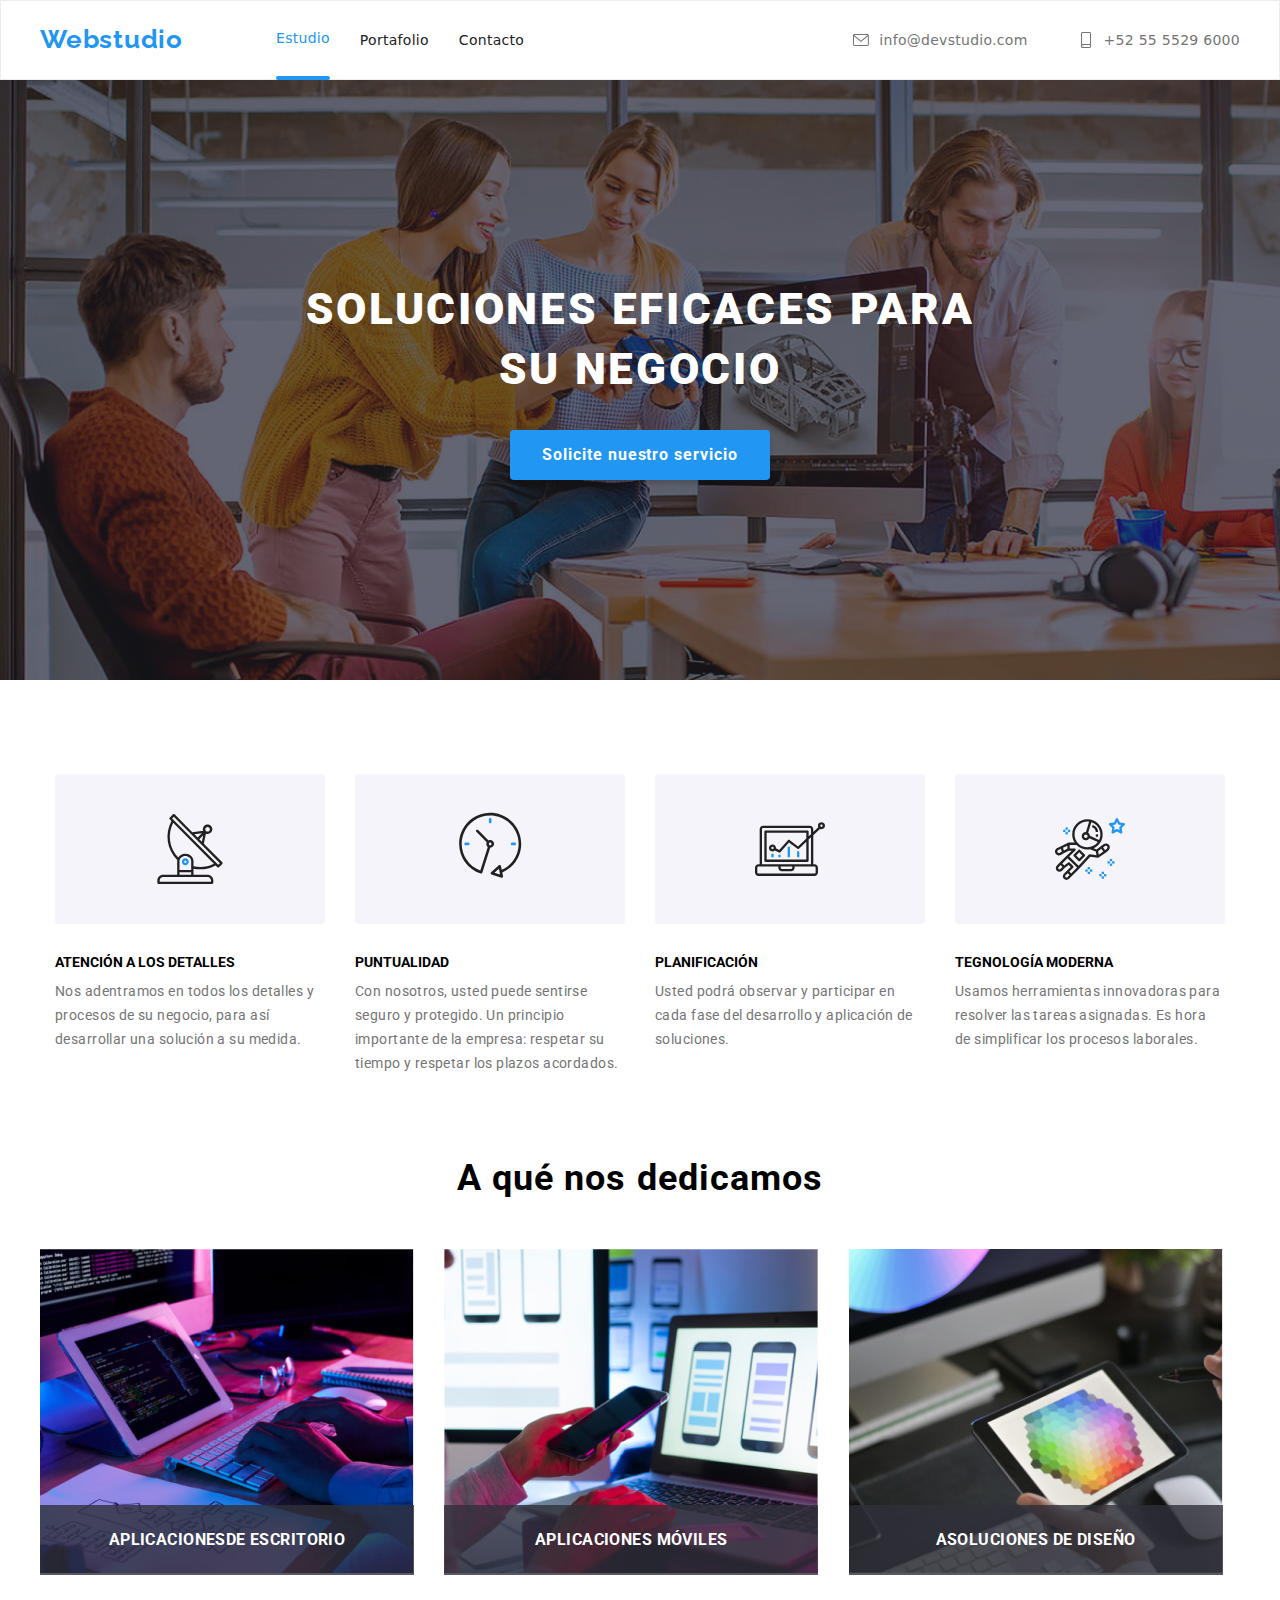
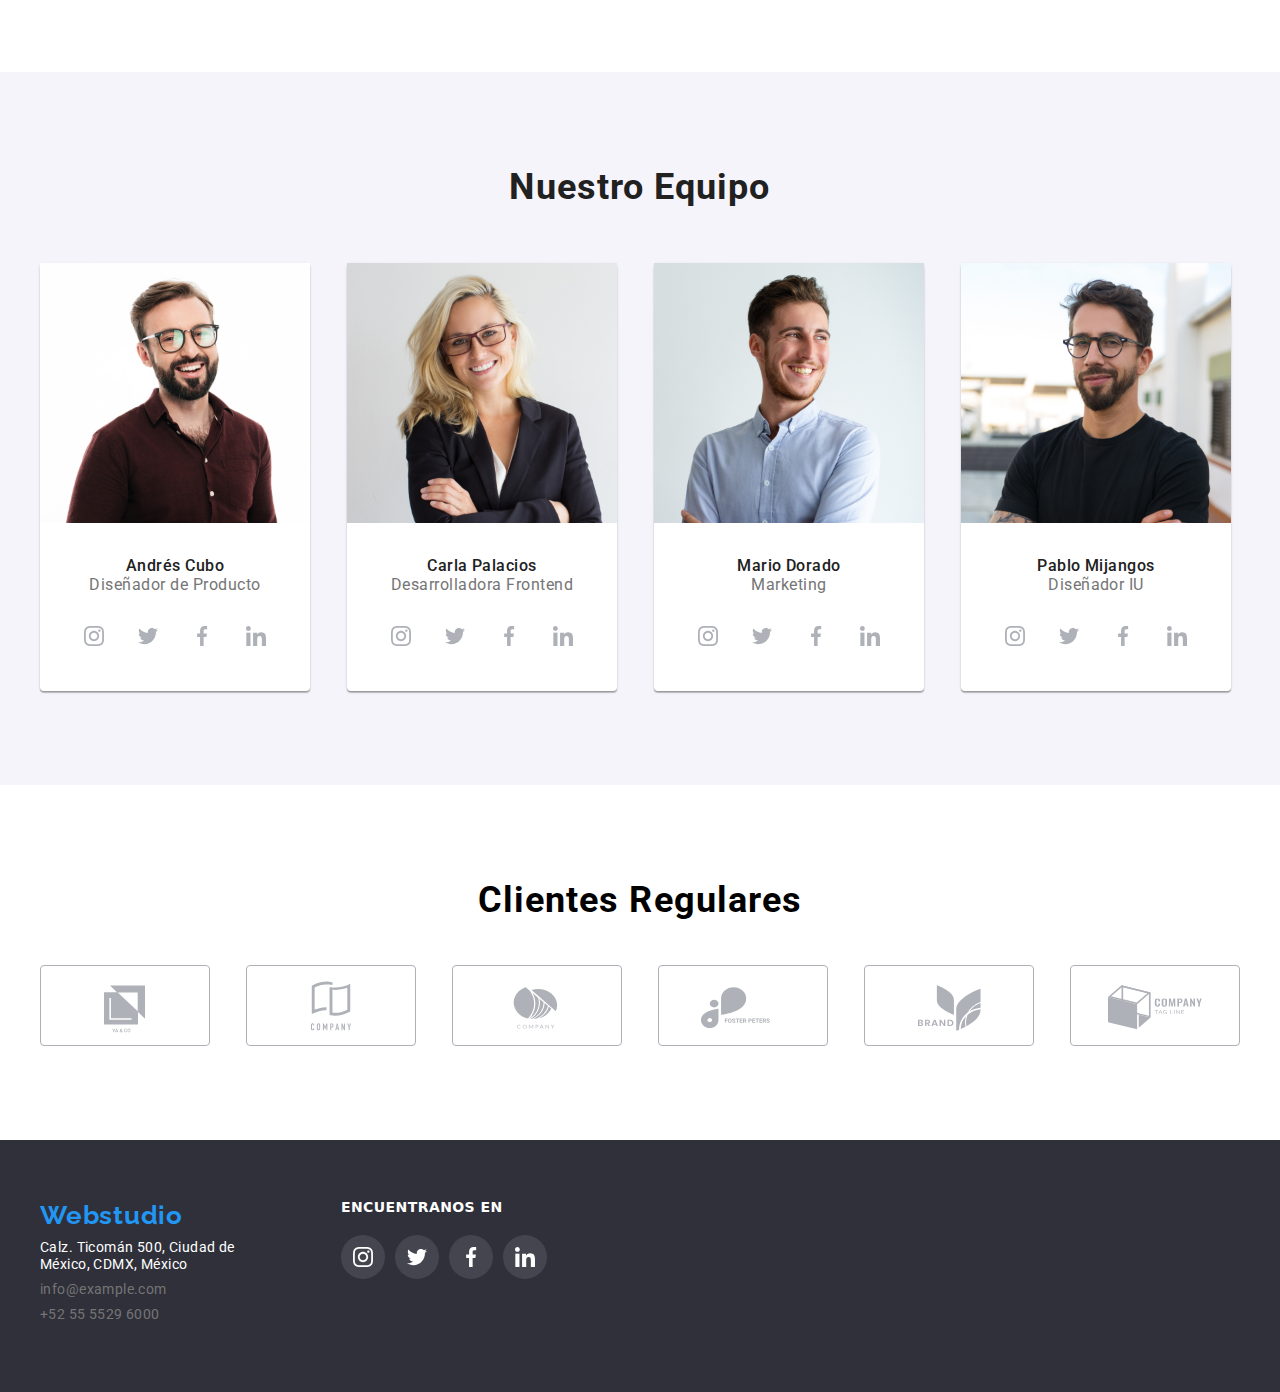
<file: index.html>
<!DOCTYPE html>
<html lang="es">
  <head>
    <meta charset="UTF-8" />
    <meta name="viewport" content="width=device-width, initial-scale=1.0" />
    <title>homeWork05</title>
    <link
      href="https://fonts.googleapis.com/css2?family=Tangerine:wght@700&display=swap"
      rel="stylesheet"
    />
    <link
      rel="stylesheet"
      href="https://cdnjs.cloudflare.com/ajax/libs/modern-normalize/1.0.0/modern-normalize.min.css"
    />
    <link rel="stylesheet" href="./CSS/styles.css" />
  </head>
  <body>
    <header class="header">
      <div class="container container-nav">
        <nav class="nav-bar">
          <a class="icon" href="index.html">Webstudio</a>
          <ul class="nav-list list">
            <li class="nav-item">
              <a class="nav-link link active-current active" href="index.html">Estudio </a>
            </li>
            <li class="nav-item">
              <a class="nav-link link" href="portafolio.html">Portafolio</a>
            </li>
            <li class="nav-item">
              <a class="nav-link link" href="#">Contacto</a>
            </li>
          </ul>
        </nav>
        <ul class="contac-list list">
          <li class="contac-item">
            <a class="contac-link link" href="mailto:info@devstudio.com">
              <svg class="conta" width="16" height="16">
                <use href="./images/icons/symbol-defs.svg#iconsTargetsobre"></use>
              </svg>
              info@devstudio.com</a
            >
          </li>
          <li class="contac-item">
            <a class="contac-link link" href="tel:+525555296000">
              <svg width="16" height="16">
                <use href="./images/icons/symbol-defs.svg#iconsTargettelfono"></use>
              </svg>
              +52 55 5529 6000</a
            >
          </li>
        </ul>
      </div>
    </header>
    <main class="main">
      <section class="hero-section back">
        <div class="container">
          <h1 class="hero-title">SOLUCIONES EFICACES PARA SU NEGOCIO</h1>
          <button data-modal-open class="hero-button request-button" type="button">
            Solicite nuestro servicio
          </button>
        </div>
      </section>
      <section class="target">
        <div class="container">
          <ul class="target-list list">
            <li class="target-items">
              <div class="target-icon">
                <svg width="70px">
                  <use href="./images/icons/symbol-defs.svg#iconsTargetantena"></use>
                </svg>
              </div>
              <h2 class="target-title">ATENCIÓN A LOS DETALLES</h2>
              <p class="target-paragraph">
                Nos adentramos en todos los detalles y procesos de su negocio, para así desarrollar
                una solución a su medida.
              </p>
            </li>
            <li class="target-items">
              <div class="target-icon">
                <svg width="70px">
                  <use href="./images/icons/symbol-defs.svg#iconsTargetreloj"></use>
                </svg>
              </div>
              <h2 class="target-title">PUNTUALIDAD</h2>
              <p class="target-paragraph">
                Con nosotros, usted puede sentirse seguro y protegido. Un principio importante de la
                empresa: respetar su tiempo y respetar los plazos acordados.
              </p>
            </li>
            <li class="target-items">
              <div class="target-icon">
                <svg width="70px">
                  <use href="./images/icons/symbol-defs.svg#iconsTargetdiagrama"></use>
                </svg>
              </div>
              <h2 class="target-title">PLANIFICACIÓN</h2>
              <p class="target-paragraph">
                Usted podrá observar y participar en cada fase del desarrollo y aplicación de
                soluciones.
              </p>
            </li>
            <li class="target-items">
              <div class="target-icon">
                <svg width="70px">
                  <use href="./images/icons/symbol-defs.svg#iconsTargetastronauta"></use>
                </svg>
              </div>
              <h2 class="target-title">TEGNOLOGÍA MODERNA</h2>
              <p class="target-paragraph">
                Usamos herramientas innovadoras para resolver las tareas asignadas. Es hora de
                simplificar los procesos laborales.
              </p>
            </li>
          </ul>
        </div>
      </section>
      <section class="services">
        <div class="container">
          <h2 class="services-title">A qué nos dedicamos</h2>
          <ul class="services-list list">
            <li class="Services-items">
              <img class="img" src="./images/servicio1.jpg" alt="servicio 1 " width="370" />
              <div class="services-item-name"><h3>AplicacionesDE ESCRITORIO</h3></div>
            </li>
            <li class="Services-items">
              <img class="img" src="./images/servicio2.jpg" alt="servicio 2" width="370" />
              <div class="services-item-name"><h3>APLICACIONES MÓVILES</h3></div>
            </li>
            <li class="Services-items">
              <img class="img" src="./images/servicio3.jpg" alt="servicio 3" width="370" />
              <div class="services-item-name"><h3>ASOLUCIONES DE DISEÑO</h3></div>
            </li>
          </ul>
        </div>
      </section>
      <section class="work-teams">
        <div class="container">
          <h2 class="teams-title">Nuestro Equipo</h2>
          <ul class="team-list list">
            <li class="team-item">
              <img
                class="img"
                src="./images/AndrésCubo.jpg"
                alt="Diseñador Andrés Cubo"
                width="270"
              />
              <h3 class="team-name">Andrés Cubo</h3>
              <p class="team-job">Diseñador de Producto</p>
              <ul class="icon-list list">
                <li class="icon-items">
                  <a class="icon-link" href="#">
                    <svg class="redes-icon" width="20px">
                      <use href="./images/icons/symbol-defs.svg#iconsinstagram"></use>
                    </svg>
                  </a>
                </li>
                <li class="icon-items">
                  <a class="icon-link" href="#">
                    <svg class="redes-icon" width="20px">
                      <use href="./images/icons/symbol-defs.svg#iconstwiter"></use>
                    </svg>
                  </a>
                </li>
                <li class="icon-items">
                  <a class="icon-link" href="#">
                    <svg class="redes-icon" width="20px">
                      <use href="./images/icons/symbol-defs.svg#iconsFacebook"></use>
                    </svg>
                  </a>
                </li>
                <li class="icon-items">
                  <a class="icon-link" href="#">
                    <svg class="redes-icon" width="20px">
                      <use href="./images/icons/symbol-defs.svg#iconslinkedin-1"></use>
                    </svg>
                  </a>
                </li>
              </ul>
            </li>
            <li class="team-item">
              <img
                class="img"
                src="./images/CarlaPalacios.jpg"
                alt="Desarrolladora Clara Palacios"
                width="270"
              />
              <h3 class="team-name">Carla Palacios</h3>
              <p class="team-job">Desarrolladora Frontend</p>
              <ul class="icon-list list">
                <li class="icon-items">
                  <a class="icon-link" href="#">
                    <svg class="redes-icon" width="20px">
                      <use href="./images/icons/symbol-defs.svg#iconsinstagram"></use>
                    </svg>
                  </a>
                </li>
                <li class="icon-items">
                  <a class="icon-link" href="#">
                    <svg class="redes-icon" width="20px">
                      <use href="./images/icons/symbol-defs.svg#iconstwiter"></use>
                    </svg>
                  </a>
                </li>
                <li class="icon-items">
                  <a class="icon-link" href="#">
                    <svg class="redes-icon" width="20px">
                      <use href="./images/icons/symbol-defs.svg#iconsFacebook"></use>
                    </svg>
                  </a>
                </li>
                <li class="icon-items">
                  <a class="icon-link" href="#">
                    <svg class="redes-icon" width="20px">
                      <use href="./images/icons/symbol-defs.svg#iconslinkedin-1"></use>
                    </svg>
                  </a>
                </li>
              </ul>
            </li>
            <li class="team-item">
              <img
                class="img"
                src="./images/MarioDorado.jpg"
                alt="Mario Dorado Marketing"
                width="270"
              />
              <h3 class="team-name">Mario Dorado</h3>
              <p class="team-job">Marketing</p>
              <ul class="icon-list list">
                <li class="icon-items">
                  <a class="icon-link" href="#">
                    <svg class="redes-icon" width="20px">
                      <use href="./images/icons/symbol-defs.svg#iconsinstagram"></use>
                    </svg>
                  </a>
                </li>
                <li class="icon-items">
                  <a class="icon-link" href="#">
                    <svg class="redes-icon" width="20px">
                      <use href="./images/icons/symbol-defs.svg#iconstwiter"></use>
                    </svg>
                  </a>
                </li>
                <li class="icon-items">
                  <a class="icon-link" href="#">
                    <svg class="redes-icon" width="20px">
                      <use href="./images/icons/symbol-defs.svg#iconsFacebook"></use>
                    </svg>
                  </a>
                </li>
                <li class="icon-items">
                  <a class="icon-link" href="#">
                    <svg class="redes-icon" width="20px">
                      <use href="./images/icons/symbol-defs.svg#iconslinkedin-1"></use>
                    </svg>
                  </a>
                </li>
              </ul>
            </li>
            <li class="team-item">
              <img
                class="img"
                src="./images/PabloMijangos.jpg"
                alt="Diseñador Pablo Mijangos"
                width="270"
              />
              <h3 class="team-name">Pablo Mijangos</h3>
              <p class="team-job">Diseñador IU</p>
              <ul class="icon-list list">
                <li class="icon-items">
                  <a class="icon-link" href="#">
                    <svg class="redes-icon" width="20px">
                      <use href="./images/icons/symbol-defs.svg#iconsinstagram"></use>
                    </svg>
                  </a>
                </li>
                <li class="icon-items">
                  <a class="icon-link" href="#">
                    <svg class="redes-icon" width="20px">
                      <use href="./images/icons/symbol-defs.svg#iconstwiter"></use>
                    </svg>
                  </a>
                </li>
                <li class="icon-items">
                  <a class="icon-link" href="#">
                    <svg class="redes-icon" width="20px">
                      <use href="./images/icons/symbol-defs.svg#iconsFacebook"></use>
                    </svg>
                  </a>
                </li>
                <li class="icon-items">
                  <a class="icon-link" href="#">
                    <svg class="redes-icon" width="20px">
                      <use href="./images/icons/symbol-defs.svg#iconslinkedin-1"></use>
                    </svg>
                  </a>
                </li>
              </ul>
            </li>
          </ul>
        </div>
      </section>
      <section>
        <div class="container">
          <h2 class="client-title">Clientes Regulares</h2>
          <ul class="iconclient-list list">
            <li class="iconclient-item">
              <a class="client-link" href="#">
                <svg class="client-icon">
                  <use href="./images/icons/symbol-defs.svg#iconsTargetempresa-1"></use>
                </svg>
              </a>
            </li>
            <li class="iconclient-item">
              <a class="client-link" href="#">
                <svg class="client-icon">
                  <use href="./images/icons/symbol-defs.svg#iconsTargetempresa-2"></use>
                </svg>
              </a>
            </li>
            <li class="iconclient-item">
              <a class="client-link" href="#">
                <svg class="client-icon">
                  <use href="./images/icons/symbol-defs.svg#iconsTargetempresa-3"></use>
                </svg>
              </a>
            </li>
            <li class="iconclient-item">
              <a class="client-link" href="#">
                <svg class="client-icon">
                  <use href="./images/icons/symbol-defs.svg#iconsTargetempresa4"></use>
                </svg>
              </a>
            </li>
            <li class="iconclient-item">
              <a class="client-link" href="#">
                <svg class="client-icon">
                  <use href="./images/icons/symbol-defs.svg#iconsTargetEmpresa-5"></use>
                </svg>
              </a>
            </li>
            <li class="iconclient-item">
              <a class="client-link" href="#">
                <svg class="client-icon">
                  <use href="./images/icons/symbol-defs.svg#iconsTargetEmpresa-6"></use>
                </svg>
              </a>
            </li>
          </ul>
        </div>
      </section>
    </main>
    <footer class="footer page-footer">
      <div class="container container-footer">
        <div class="fotter-address">
          <a class="icon-footer link" href="./index.html">Webstudio</a>
          <address class="footer-address">
            <ul class="address-list list">
              <li class="address-item">Calz. Ticomán 500, Ciudad de México, CDMX, México</li>
              <li class="address-item">
                <a class="address-link link" href="mailto:info@example.com">info@example.com</a>
              </li>
              <li class="address-item">
                <a class="address-link link" href="tel:52555296000">+52 55 5529 6000</a>
              </li>
            </ul>
          </address>
        </div>
        <div class="footer-social">
          <h3 class="find-us">ENCUENTRANOS EN</h3>
          <ul class="find-us-list list">
            <li class="find-us-item">
              <a class="find-us-link" href="#">
                <svg class="find-us-icon">
                  <use href="./images/icons/symbol-defs.svg#iconsinstagram"></use>
                </svg>
              </a>
            </li>
            <li class="find-us-item">
              <a class="find-us-link" href="#">
                <svg class="find-us-icon">
                  <use href="./images/icons/symbol-defs.svg#iconstwiter"></use>
                </svg>
              </a>
            </li>
            <li class="find-us-item">
              <a class="find-us-link" href="#">
                <svg class="find-us-icon">
                  <use href="./images/icons/symbol-defs.svg#iconsFacebook"></use>
                </svg>
              </a>
            </li>
            <li class="find-us-item">
              <a class="find-us-link" href="#">
                <svg class="find-us-icon">
                  <use href="./images/icons/symbol-defs.svg#iconslinkedin-1"></use>
                </svg>
              </a>
            </li>
          </ul>
        </div>
      </div>
    </footer>
    <div class="backdrop is-hidden" data-modal>
      <div class="modal">
        <button data-modal-close class="close-button" type="button">
          <svg class="icon-close" width="11" height="11">
            <use href="./images/icons/symbol-defs.svg#icon-Vector"></use>
          </svg>
        </button>
      </div>
    </div>
    <script src="./js/modal.js"></script>
  </body>
</html>
</file>
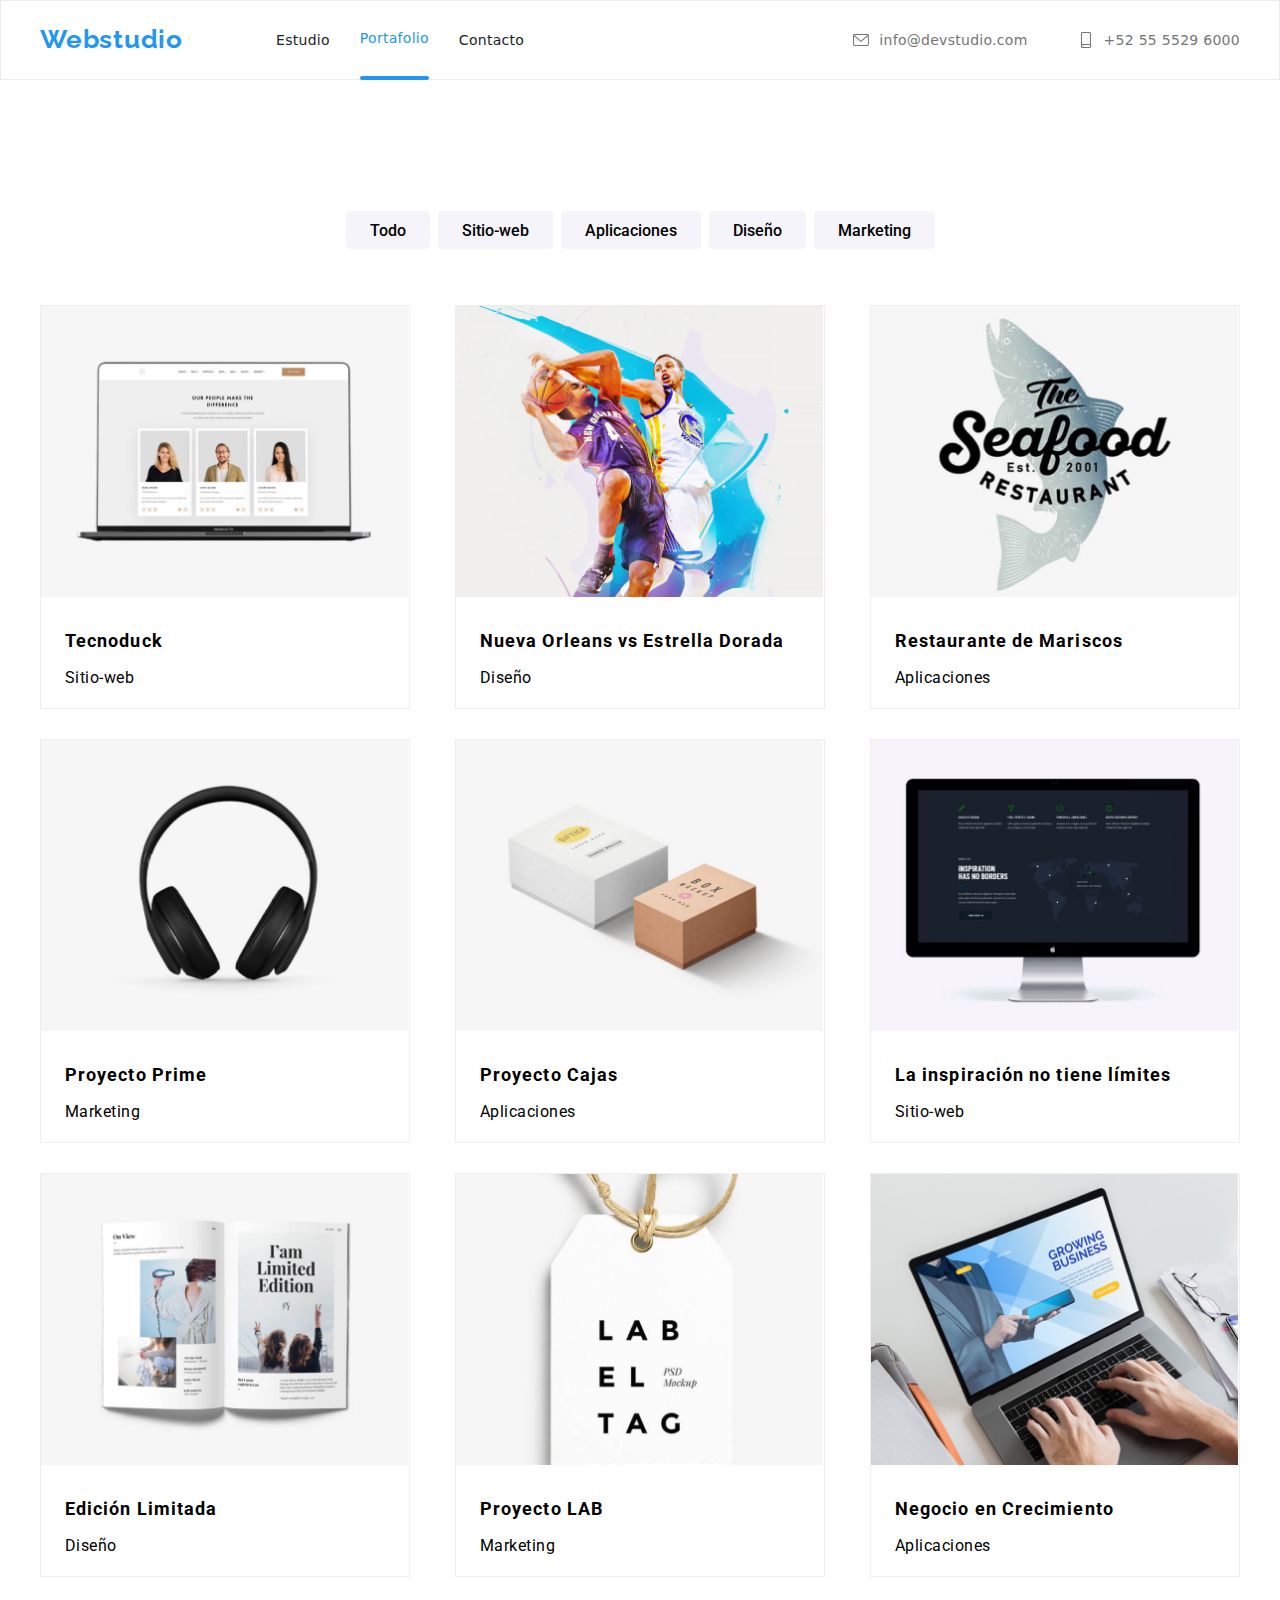
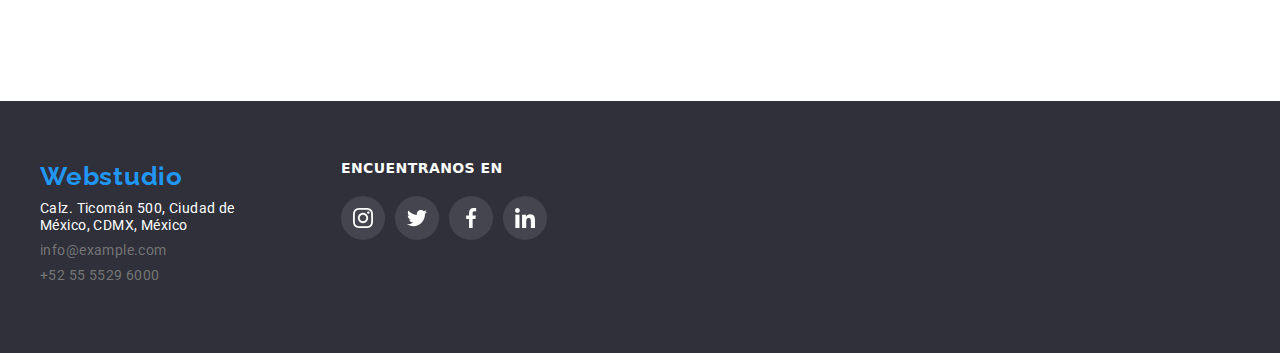
<file: portafolio.html>
<!DOCTYPE html>
<html lang="es">
  <head>
    <meta charset="UTF-8" />
    <meta name="viewport" content="width=device-width, initial-scale=1.0" />
    <title>Portafolio</title>
    <link
      href="https://fonts.googleapis.com/css2?family=Tangerine:wght@700&display=swap"
      rel="stylesheet"
    />
    <link
      rel="stylesheet"
      href="https://cdnjs.cloudflare.com/ajax/libs/modern-normalize/1.0.0/modern-normalize.min.css"
    />
    <link rel="stylesheet" href="./CSS/styles.css" />
  </head>
  <body>
    <header class="header">
      <div class="container container-nav">
        <nav class="nav-bar">
          <a class="icon" href="index.html">Webstudio</a>
          <ul class="nav-list list">
            <li class="nav-item">
              <a class="nav-link link" href="index.html">Estudio</a>
            </li>
            <li class="nav-item">
              <a class="nav-link link active-current active" href="portafolio.html">Portafolio</a>
            </li>
            <li class="nav-item">
              <a class="nav-link link" href="#">Contacto</a>
            </li>
          </ul>
        </nav>
        <ul class="contac-list list">
          <li class="contac-item">
            <a class="contac-link link" href="mailto:info@devstudio.com">
              <svg class="contact-icon" width="16" height="16">
                <use href="./images/icons/symbol-defs.svg#iconsTargetsobre"></use>
              </svg>
              info@devstudio.com</a
            >
          </li>
          <li class="contac-item">
            <a class="contac-link link" href="tel:+525555296000">
              <svg width="16" height="16">
                <use href="./images/icons/symbol-defs.svg#iconsTargettelfono"></use>
              </svg>
              +52 55 5529 6000</a
            >
          </li>
        </ul>
      </div>
    </header>
    <main>
      <section>
        <h1 class="visibility">portafolio</h1>
        <div class="container">
          <ul class="navigation-buttons list">
            <li class="button-item">
              <button class="button-nav" type="button">Todo</button>
            </li>
            <li class="button-item">
              <button class="button-nav" type="button">Sitio-web</button>
            </li>
            <li class="button-item">
              <button class="button-nav" type="button">Aplicaciones</button>
            </li>
            <li class="button-item">
              <button class="button-nav" type="button">Diseño</button>
            </li>
            <li class="button-item">
              <button class="button-nav btn" type="button">Marketing</button>
            </li>
          </ul>
          <ul class="projects-list list">
            <li class="projects-items">
              <div class="img-container">
                <img
                  class="projects-img img"
                  src="./images/portatilTecnoduck.jpg"
                  alt="Tecnoduck"
                  width="370"
                />
                <p class="img-tex">
                  Tecnoduck es una plataforma de distribución de coronavirus de última generación.
                  Las compañías usan esta plataforma para el espionaje digital y los ataques a los
                  servidores seguros de la competencia.
                </p>
              </div>
              <h3 class="projects-title">Tecnoduck</h3>
              <span class="projects-description">Sitio-web</span>
            </li>
            <li class="projects-items">
              <div class="img-container">
                <img
                  class="projects-img img"
                  src="./images/NuevaOrleansvsEstrellaDorada.jpg"
                  alt="Póster de Nueva Orleans vs Estrella Dorada "
                  width="370"
                />
                <p class="img-tex">
                  Tecnoduck es una plataforma de distribución de coronavirus de última generación.
                  Las compañías usan esta plataforma para el espionaje digital y los ataques a los
                  servidores seguros de la competencia.
                </p>
              </div>
              <h3 class="projects-title">Nueva Orleans vs Estrella Dorada</h3>
              <span class="projects-description">Diseño</span>
            </li>
            <li class="projects-items">
              <div class="img-container">
                <img
                  class="projects-img img"
                  src="./images/RestaurantedeMariscos.jpg"
                  alt="Restaurante de Mariscos"
                  width="370"
                />
                <p class="img-tex">
                  Tecnoduck es una plataforma de distribución de coronavirus de última generación.
                  Las compañías usan esta plataforma para el espionaje digital y los ataques a los
                  servidores seguros de la competencia.
                </p>
              </div>
              <h3 class="projects-title">Restaurante de Mariscos</h3>
              <span class="projects-description">Aplicaciones</span>
            </li>
            <li class="projects-items">
              <div class="img-container">
                <img
                  class="projects-img img"
                  src="./images/ProyectoPrime.jpg"
                  alt="Proyecto Prime"
                  width="370"
                />
                <p class="img-tex">
                  Tecnoduck es una plataforma de distribución de coronavirus de última generación.
                  Las compañías usan esta plataforma para el espionaje digital y los ataques a los
                  servidores seguros de la competencia.
                </p>
              </div>
              <h3 class="projects-title">Proyecto Prime</h3>
              <span class="projects-description">Marketing</span>
            </li>
            <li class="projects-items">
              <div class="img-container">
                <img
                  class="projects-img img"
                  src="./images/ProyectoCajas.jpg"
                  alt="Proyecto Cajas"
                  width="370"
                />
                <p class="img-tex">
                  Tecnoduck es una plataforma de distribución de coronavirus de última generación.
                  Las compañías usan esta plataforma para el espionaje digital y los ataques a los
                  servidores seguros de la competencia.
                </p>
              </div>
              <h3 class="projects-title">Proyecto Cajas</h3>
              <span class="projects-description"> Aplicaciones</span>
            </li>
            <li class="projects-items">
              <div class="img-container">
                <img
                  class="projects-img img"
                  src="./images/Lainspiraciónnotienelímites.jpg"
                  alt="La inspiración no tiene límites"
                  width="370"
                />
                <p class="img-tex">
                  Tecnoduck es una plataforma de distribución de coronavirus de última generación.
                  Las compañías usan esta plataforma para el espionaje digital y los ataques a los
                  servidores seguros de la competencia.
                </p>
              </div>
              <h3 class="projects-title">La inspiración no tiene límites</h3>
              <span class="projects-description">Sitio-web</span>
            </li>
            <li class="projects-items">
              <div class="img-container">
                <img
                  class="projects-img img"
                  src="./images/EdiciónLimitada.jpg"
                  alt="Edición Limitada"
                  width="370"
                />
                <p class="img-tex">
                  Tecnoduck es una plataforma de distribución de coronavirus de última generación.
                  Las compañías usan esta plataforma para el espionaje digital y los ataques a los
                  servidores seguros de la competencia.
                </p>
              </div>
              <h3 class="projects-title">Edición Limitada</h3>
              <span class="projects-description">Diseño</span>
            </li>
            <li class="projects-items">
              <div class="img-container">
                <img
                  class="projects-img img"
                  src="./images/ProyectoLAB.jpg"
                  alt="Proyecto LAB"
                  width="370"
                />
                <p class="img-tex">
                  Tecnoduck es una plataforma de distribución de coronavirus de última generación.
                  Las compañías usan esta plataforma para el espionaje digital y los ataques a los
                  servidores seguros de la competencia.
                </p>
              </div>
              <h3 class="projects-title">Proyecto LAB</h3>
              <span class="projects-description">Marketing</span>
            </li>
            <li class="projects-items">
              <div class="img-container">
                <img
                  class="projects-img img"
                  src="./images/NegocioenCrecimiento.jpg"
                  alt="Negocio en Crecimiento"
                  width="370"
                />
                <p class="img-tex">
                  Tecnoduck es una plataforma de distribución de coronavirus de última generación.
                  Las compañías usan esta plataforma para el espionaje digital y los ataques a los
                  servidores seguros de la competencia.
                </p>
              </div>
              <h3 class="projects-title">Negocio en Crecimiento</h3>
              <span class="projects-description">Aplicaciones</span>
            </li>
          </ul>
        </div>
      </section>
    </main>
    <footer class="footer page-footer">
      <div class="container container-footer">
        <div class="fotter-address">
          <a class="icon-footer link" href="./index.html">Webstudio</a>
          <address class="footer-address">
            <ul class="address-list list">
              <li class="address-item">Calz. Ticomán 500, Ciudad de México, CDMX, México</li>
              <li class="address-item">
                <a class="address-link link" href="mailto:info@example.com">info@example.com</a>
              </li>
              <li class="address-item">
                <a class="address-link link" href="tel:52555296000">+52 55 5529 6000</a>
              </li>
            </ul>
          </address>
        </div>
        <div class="footer-social">
          <h3 class="find-us">ENCUENTRANOS EN</h3>
          <ul class="find-us-list list">
            <li class="find-us-item">
              <a class="find-us-link" href="#">
                <svg class="find-us-icon">
                  <use href="./images/icons/symbol-defs.svg#iconsinstagram"></use>
                </svg>
              </a>
            </li>
            <li class="find-us-item">
              <a class="find-us-link" href="#">
                <svg class="find-us-icon">
                  <use href="./images/icons/symbol-defs.svg#iconstwiter"></use>
                </svg>
              </a>
            </li>
            <li class="find-us-item">
              <a class="find-us-link" href="#">
                <svg class="find-us-icon">
                  <use href="./images/icons/symbol-defs.svg#iconsFacebook"></use>
                </svg>
              </a>
            </li>
            <li class="find-us-item">
              <a class="find-us-link" href="#">
                <svg class="find-us-icon">
                  <use href="./images/icons/symbol-defs.svg#iconslinkedin-1"></use>
                </svg>
              </a>
            </li>
          </ul>
        </div>
      </div>
    </footer>
  </body>
</html>
</file>
<file: CSS/styles.css>
@import url('https://fonts.googleapis.com/css2?family=Raleway:ital,wght@0,100;0,200;0,300;0,400;0,500;0,600;0,700;0,800;0,900;1,100;1,200;1,300;1,400;1,500;1,600;1,700;1,800;1,900&display=swap');
@import url('https://fonts.googleapis.com/css2?family=Roboto:ital,wght@0,100;0,300;0,400;0,500;0,700;0,900;1,100;1,300;1,400;1,500;1,700;1,900&display=swap');

.list {
  list-style: none;
}
.link,
.icon {
  text-decoration: none;
}

* {
  margin: 0;
  padding: 0;
}

section {
  font-family: 'Roboto', sans-serif;
  padding: 94px 0;
}
.container {
  width: 1200px;
  margin: 0 auto;
}

.img {
  width: 100%;

  object-fit: cover;
}
/* PALET COLOR */
:root {
  --main--primary-color: rgba(33, 150, 243, 1);
  --main--color--principalfont: rgba(33, 33, 33, 1);
  --main-color--secondfont: rgba(117, 117, 117, 1);
  --main--color--whith: rgb(255, 255, 255);
  --main-background: rgba(47, 48, 58, 1);
  --main--border: rgba(236, 236, 236, 1);
  --main--color-redes: rgba(175, 177, 184, 1);
  --main--color-target: rgba(245, 244, 250, 1);
  --main--background-target: rgba(33, 150, 243, 0.9);
  --main--background-label: rgba(47, 48, 58, 0.8);
}

/* HEADER*/

.header {
  display: flex;
  align-items: center;
  height: 80px;
  padding: 0;
  border: 1px solid rgba(236, 236, 236, 1);
}

/* ICONO */

.icon {
  color: var(--main--primary-color);
  font-family: 'Raleway', sans-serif;
  align-items: center;
  font-weight: 700;
  font-size: 26px;
  line-height: 1.17;
  letter-spacing: 0.03em;
  padding-right: 93px;
  padding-top: 24px;
  padding-bottom: 25px;
  outline: none;
}

/* NAV */

.container-nav {
  display: flex;
  align-items: center;
  justify-content: space-between;
}

.nav-bar {
  display: flex;
  align-items: center;
}
.nav-list {
  align-items: center;
  display: flex;
  column-gap: 30px;
  border-top: 32px;
}

.nav-link {
  color: var(--main--color--principalfont);
  font-weight: 500;
  font-size: 14px;
  line-height: 1.17;
  letter-spacing: 0.02em;
  gap: 10px;
  transition: color 250ms cubic-bezier(0.4, 0, 0.2, 1) 250ms;
}

.contac-list {
  display: flex;
  justify-content: center;
  align-items: center;
  gap: 50px;
  transition: color 250ms cubic-bezier(0.4, 0, 0.2, 1) 250ms;
}

.contac-link {
  color: var(--main-color--secondfont);
  font-weight: 500;
  font-size: 14px;
  line-height: 1.17;
  letter-spacing: 0.02em;
  padding: 32px 0px 32px 0px;
  display: flex;
  gap: 10px;
  transition: color 250ms cubic-bezier(0.4, 0, 0.2, 1) 250ms;
}

.active::after {
  content: '';
  position: relative;
  left: 0;
  bottom: -29px;
  display: block;
  width: 100%;
  height: 4px;
  background-color: var(--main--primary-color);
  border-radius: 2px;
}

.active-current {
  color: var(--main--primary-color);
}

.contact-icon {
  fill: currentColor;
}

.contac-link {
  fill: currentColor;
}

.nav-link:hover {
  color: var(--main--primary-color);
  outline: none;
}

.nav-link:focus {
  color: var(--main--primary-color);
  outline: none;
}

.contac-link:hover {
  color: var(--main--primary-color);
  outline: none;
}

.contac-link:focus {
  color: var(--main--primary-color);
  fill: var(--main--primary-color);
  outline: none;
}

/* MAIN HERO SECTION */

.hero-section .container {
  display: flex;
  flex-direction: column;
  justify-content: center;
  align-items: center;
}

.hero-section {
  background-size: cover;
  background-repeat: no-repeat;
  background-color: var(--main-background);
  background-image: linear-gradient(to bottom, rgba(47, 48, 58, 0.4), rgba(47, 48, 58, 0.4)),
    url('../images/background.jpg');
  height: 600px;
  padding: 0;
  margin: auto;
}

.hero-title {
  text-align: center;
  color: var(--main--color--whith);
  font-weight: 900;
  font-size: 44px;
  line-height: 1.36;
  letter-spacing: 0.06em;
  width: 696px;
  margin: 0;
  padding-top: 200px;
}

/* BUTTON */
.hero-button {
  background-color: var(--main--primary-color);
  color: var(--main--color--whith);
  cursor: pointer;
  border: none;
  font-weight: 700;
  font-size: 16px;
  line-height: 1.875;
  letter-spacing: 0.06em;
  padding: 10px 32px;
  border-radius: 4px;
  box-shadow: 0px 4px 4px 0px rgba(0 0 0 / 0.15);
  margin-top: 30px;
}
/* TARGET */

.target-icon {
  display: flex;
  justify-content: center;
  align-items: center;
  background-color: var(--main--color-target);
  border-radius: 4px;
  margin-bottom: 30px;
}

.target-paragraph {
  color: var(--main-color--secondfont);
  font-weight: 400;
  font-size: 14px;
  line-height: 1.71;
  letter-spacing: 0.03em;
  margin-top: 10px;
}

.target-list .target-items {
  width: 270px;
  height: 101px;
  align-items: flex-start;
}
.target-list {
  display: flex;
  gap: 30px;
  justify-content: center;
}

.target-title {
  font-weight: 700;
  font-size: 14px;
  line-height: 1.17;
  letter-spacing: 0.03;
}

/* SERVICES */

.services-title {
  font-weight: 700;
  font-size: 36px;
  line-height: 1.17;
  letter-spacing: 0.03em;
  text-align: center;
  padding-top: 94px;
  padding-bottom: 50px;
}

.services-list .services-items {
  width: 373.16px;
  height: 323.7px;
}
.services-list {
  display: flex;
  gap: 30.26px;
}
/* TEAM */

.work-teams {
  background-color: var(--main--color-target);
}

.teams-title {
  font-weight: 700;
  font-size: 36px;
  line-height: 1.17;
  letter-spacing: 0.03em;
  color: var(--main--color--principalfont);
  text-align: center;
  padding: 0;
  margin-top: 0px;
  margin-bottom: 55.05px;
}
.team-name {
  font-weight: 500;
  font-size: 16px;
  line-height: 1.17;
  letter-spacing: 0.03em;
  color: var(--main--color--principalfont);
  text-align: center;
  padding: 30px 0px 0px 0px;
}

.team-job {
  font-size: 16px;
  line-height: 1.17;
  letter-spacing: 0.03em;
  color: var(--main-color--secondfont);
  text-align: center;
}

.team-list .team-item {
  width: 270px;
  height: 428px;
  border-radius: 4px;
  box-shadow: 0px 2px 1px 0px rgba(0, 0, 0, 0.2), 0px 1px 1px 0px rgba(0, 0, 0, 0.14),
    0px 1px 3px 0px rgba(0, 0, 0, 0.12);
  background-color: var(--main--color--whith);
}

.team-list {
  display: flex;
  gap: 37px;
}
/* ICONOS REDES */

.icon-list {
  margin-bottom: 30px;
  display: flex;
  justify-content: center;
  gap: 10px;
}

.icon-link {
  display: flex;
  align-items: center;
  justify-content: center;
  width: 44px;
  height: 44px;
  background-color: var(--main--color--whith);
  color: var(--main--color-redes);
  border-radius: 50px;
  margin-top: 20px;
  transition: 250ms linear;
  transition-timing-function: cubic-bezier(0.4, 0, 0.2, 1);
}

.redes-icon {
  width: 20px;
  fill: currentColor;
}

.icon-link:hover,
.icon-link:focus {
  color: var(--main--color--whith);
  background-color: var(--main--primary-color);
  outline: none;
}

/* CLIENT */

.client-title {
  font-weight: 700;
  font-size: 36px;
  line-height: 1.17;
  letter-spacing: 0.03em;
  display: flex;
  justify-content: center;
}

.iconclient-list {
  display: flex;
  justify-content: space-between;
  align-items: center;
  padding-top: 44px;
}

.client-icon {
  width: 106px;
}

.client-link {
  display: flex;
  align-items: center;
  justify-content: center;
  border: 1px solid var(--main--color-redes);
  color: var(--main--color-redes);
  width: 170px;
  height: 81px;
  border-radius: 4px;
  transition: 250ms linear;
  transition-timing-function: cubic-bezier(0.4, 0, 0.2, 1);
}

.client-icon {
  fill: currentColor;
}

.client-link:hover,
.client-link:focus {
  color: var(--main--primary-color);
  border-color: var(--main--primary-color);
  outline: none;
}

/* FOOTER */

/* address */
.footer {
  display: flex;
  background-color: var(--main-background);
  height: 252px;
  margin: auto;
  padding: 60px 0;
  gap: 70px;
}

.icon-footer {
  font-family: 'Raleway', sans-serif;
  font-weight: 700;
  font-size: 26px;
  line-height: 1.17;
  letter-spacing: 0.03em;
  color: var(--main--primary-color);
  margin: 0;
}
.footer-address {
  font-family: 'Roboto', sans-serif;
  font-style: normal;
  font-weight: 400;
  font-size: 14px;
  line-height: 1.17;
  letter-spacing: 0.03em;
  color: var(--main--color--whith);
}
.address-link {
  font-family: 'Roboto', sans-serif;
  font-weight: 400;
  font-size: 14px;
  line-height: 1.17;
  letter-spacing: 0.03em;
  color: var(--main-color--secondfont);
  margin: 0;
  transition: color 250ms cubic-bezier(0.4, 0, 0.2, 1) 250ms;
}
.address-link:hover,
.address-link:focus {
  color: var(--main--primary-color);
  outline: none;
}

.address-list {
  width: 231px;
  margin-top: 9px;
  padding: 0;
}

.address-item {
  margin: 9px 0;
}

.page-footer {
  display: flex;
  justify-content: center;
  align-items: center;
  padding-top: 60px;
  padding-bottom: 60px;
}
.container-footer {
  display: flex;
  gap: 70px;
}

/* social */

.find-us {
  color: var(--main--color--whith);
  font-weight: 700;
  font-size: 14px;
  font-style: normal;
  line-height: 1.1;
  letter-spacing: 0.03em;
  text-transform: uppercase;
  text-align: left;
}

.find-us-icon {
  width: 20px;
  height: 20px;
  color: var(--main--color--whith);
}

.find-us-list {
  display: flex;
  justify-content: center;
  gap: 10px;
}

.find-us-link {
  background-color: rgba(255, 255, 255, 0.1);
  border-radius: 50%;
  width: 44px;
  height: 44px;
  gap: 10px;
  display: flex;
  justify-content: center;
  align-items: center;
  margin-top: 20px;
  transition: 250ms linear;
  transition-timing-function: cubic-bezier(0.4, 0, 0.2, 1);
}

.find-us-icon {
  fill: currentColor;
}

.find-us-link:hover,
.find-us-link:focus {
  color: var(--main--color--whith);
  background-color: var(--main--primary-color);
  outline: none;
}

/* PORTFOLIO */

.navigation-buttons {
  display: flex;
  justify-content: center;
  gap: 8px;
}
.button-nav {
  display: flex;
  justify-content: center;
  background-color: transparent;
  border-color: transparent;
  border-radius: 4px;
  font-weight: 500;
  font-size: 16px;
  line-height: 1.7;
  padding: 6px 24px;
  height: 38px;
  background: rgba(245, 244, 250, 1);
  border: 0;
  transition: 250ms linear;
  transition-timing-function: cubic-bezier(0.4, 0, 0.2, 1);
}

.button-nav:hover {
  border-color: transparent;
  background-color: var(--main--primary-color);
  color: var(--main--color--whith);
  outline: none;
}
.button-nav:focus {
  border-color: transparent;
  background-color: var(--main--primary-color);
  color: var(--main--color--whith);
  font-weight: 500;
  font-size: 16px;
  line-height: 1.7;
  letter-spacing: 0.03em;
}
.navigation-buttons .button-nav:hover {
  color: var(--main--color--whith);
  background-color: var(--main--primary-color);
  box-shadow: 0px 2px 2px 0px rgba(0, 0, 0, 0.12), 0px 1px 2px 0px rgba(0, 0, 0, 0.08),
    0px 3px 1px 0px hwb(0 0% 100% / 0.1);
  outline: none;
}

.projects-list .projects-items {
  width: 370px;
  height: 404px;
  margin-bottom: 30px;
}
.projects-list {
  display: flex;
  flex-wrap: wrap;
  justify-content: space-between;
  padding-top: 56px;
}
.projects-description {
  color: var(--main-color--secondfont);
}

.projects-items {
  box-sizing: border-box;
  width: 370px;
  border: 1px solid #eee;
  cursor: pointer;
}

.projects-items:hover,
.projects-items:hover {
  box-shadow: 1px 4px 6px 0px rgba(0 0 0 / 0.16), 0px 4px 4px 0px rgba(0 0 0 / 0.06),
    0px 1px 1px 0px rgba(0 0 0 / 0.12);
  outline: none;
}

.projects-img {
  position: relative;
  left: -1px;
  top: -1px;
}

.projects-title {
  font-weight: 700;
  font-size: 18px;
  line-height: 2;
  letter-spacing: 0.06em;
  padding: 20px 24px 4px 24px;
}
.projects-description {
  color: var(--main--fourthcolor);
  font-family: 'Roboto', sans-serif;
  font-size: 16px;
  line-height: 1.9;
  letter-spacing: 0.03em;
  padding-left: 24px;
}
.visibility {
  visibility: hidden;
}

/* TAREA 5 */

.img-container {
  position: relative;
  overflow: hidden;
}

.projects-items:hover > .img-container > .img-tex {
  top: 0;
}

.img-tex {
  position: absolute;
  top: 100%;
  width: 100%;
  height: 100%;
  display: flex;
  align-items: center;
  justify-content: center;
  font-weight: 400;
  font-size: 18px;
  line-height: 1.5;
  letter-spacing: 0.03em;
  color: var(--main--color--whith);
  background-color: var(--main--background-target);
  padding: 63px 24px;
  transition: top 250ms cubic-bezier(0.4, 0, 0.2, 1) 250ms;
}

.Services-items {
  position: relative;
}

.services-item-name {
  display: flex;
  width: 100%;
  height: 70px;
  font-weight: 700;
  font-size: 14px;
  line-height: 1.1;
  letter-spacing: 0.03em;
  justify-content: center;
  color: var(--main--color--whith);
  background-color: var(--main--background-label);
  text-align: center;
  align-items: center;
  text-transform: uppercase;
  position: absolute;
  top: 78%;
}

/* MODAL */

.backdrop {
  position: fixed;
  top: 0;
  left: 0;
  width: 100%;
  height: 100%;
  background-color: rgba(0, 0, 0, 0.5);
  display: flex;

  transition: opacity 250ms cubic-bezier(0.4, 0, 0.2, 1) 250ms,
    visibility 250ms cubic-bezier(0.4, 0, 0.2, 1) 250ms;
}

.backdrop.is-hidden {
  opacity: 0;
  visibility: hidden;
  pointer-events: none;
}

.modal {
  width: 528px;
  height: 581px;
  position: fixed;
  top: 50%;
  left: 50%;
  background-color: var(--main--color--whith);
  border-radius: 4px;
  transform: translate(-50%, -50%);
  box-shadow: 1px 4px 6px 0px rgba(0, 0, 0, 0.12), 0px 4px 4px 0px rgba(0, 0, 0, 0.14),
    0px 1px 1px 0px rgba(0, 0, 0, 0.2);
}

.close-button {
  width: 30px;
  height: 30px;
  background-color: var(--white-font);
  border-radius: 50%;
  border: 1px solid rgba(0, 0, 0, 0.1);
  position: absolute;
  top: 10px;
  right: 10px;
  opacity: 1;
  visibility: visible;
  transition: opacity 250ms cubic-bezier(0.4, 0, 0.2, 1) 250ms,
    visibility 250ms cubic-bezier(0.4, 0, 0.2, 1) 250ms;
}

.close-button:hover,
.close-button:focus {
  color: var(--blue-text);
  cursor: pointer;
}

/* THE END =) */
</file>
